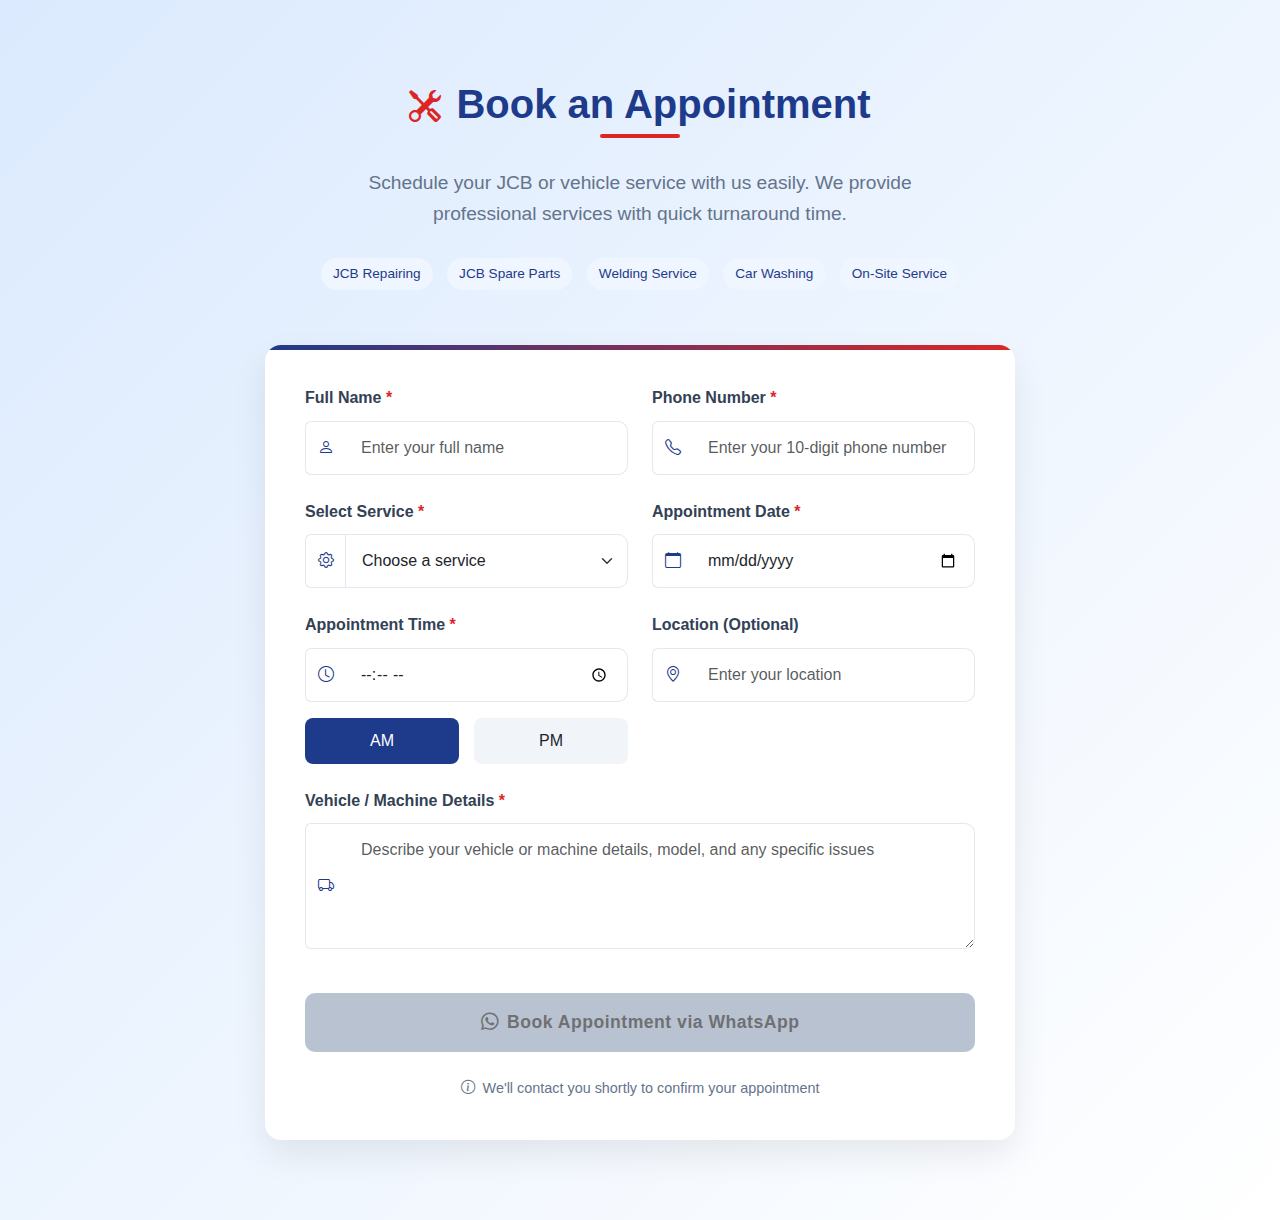
<file: book.html>
<!DOCTYPE html>
<html lang="en">
<head>
    <meta charset="UTF-8">
    <meta name="viewport" content="width=device-width, initial-scale=1.0">
    <title>Book an Appointment | Ma Chhinmastke Enterprises</title>
    <!-- Bootstrap CSS -->
    <link href="https://cdn.jsdelivr.net/npm/bootstrap@5.3.0-alpha1/dist/css/bootstrap.min.css" rel="stylesheet">
    <!-- Bootstrap Icons -->
    <link rel="stylesheet" href="https://cdn.jsdelivr.net/npm/bootstrap-icons@1.8.1/font/bootstrap-icons.css">
    <style>
        :root {
            --dark-blue: #1e3a8a;
            --red: #dc2626;
            --light-bg: #f8fafc;
            --light-blue: #dbeafe;
        }
        
        body {
            background-color: var(--light-bg);
            font-family: 'Segoe UI', Tahoma, Geneva, Verdana, sans-serif;
            line-height: 1.6;
        }
        
        .appointment-section {
            padding: 80px 0;
            background: linear-gradient(135deg, var(--light-blue) 0%, #ffffff 100%);
            min-height: 100vh;
            display: flex;
            align-items: center;
        }
        
        .section-header {
            text-align: center;
            margin-bottom: 50px;
        }
        
        .section-title {
            color: var(--dark-blue);
            font-weight: 800;
            margin-bottom: 15px;
            font-size: 2.5rem;
            position: relative;
            display: inline-block;
        }
        
        .section-title:after {
            content: '';
            position: absolute;
            bottom: -10px;
            left: 50%;
            transform: translateX(-50%);
            width: 80px;
            height: 4px;
            background-color: var(--red);
            border-radius: 2px;
        }
        
        .section-subtitle {
            color: #64748b;
            font-size: 1.2rem;
            max-width: 600px;
            margin: 25px auto 0;
        }
        
        .appointment-form {
            background-color: white;
            border-radius: 16px;
            box-shadow: 0 15px 35px rgba(0, 0, 0, 0.08);
            padding: 40px;
            max-width: 750px;
            margin: 0 auto;
            position: relative;
            overflow: hidden;
        }
        
        .appointment-form:before {
            content: '';
            position: absolute;
            top: 0;
            left: 0;
            width: 100%;
            height: 5px;
            background: linear-gradient(90deg, var(--dark-blue) 0%, var(--red) 100%);
        }
        
        .form-control, .form-select {
            padding: 14px 16px;
            border-radius: 10px;
            border: 1.5px solid #e2e8f0;
            transition: all 0.3s ease;
            font-size: 1rem;
        }
        
        .form-control:focus, .form-select:focus {
            border-color: var(--dark-blue);
            box-shadow: 0 0 0 0.25rem rgba(30, 58, 138, 0.15);
        }
        
        .form-label {
            font-weight: 600;
            color: #334155;
            margin-bottom: 10px;
            font-size: 1rem;
        }
        
        .required-field::after {
            content: " *";
            color: var(--red);
        }
        
        .input-group-text {
            background-color: white;
            border: 1.5px solid #e2e8f0;
            border-right: none;
            color: var(--dark-blue);
        }
        
        .input-group .form-control {
            border-left: none;
        }
        
        .input-group .form-control:focus {
            border-left: none;
        }
        
        .btn-submit {
            background: linear-gradient(135deg, var(--dark-blue) 0%, #2d4ba8 100%);
            color: white;
            padding: 16px 30px;
            border-radius: 10px;
            font-weight: 700;
            font-size: 1.1rem;
            transition: all 0.3s ease;
            width: 100%;
            margin-top: 20px;
            border: none;
            letter-spacing: 0.5px;
            position: relative;
            overflow: hidden;
        }
        
        .btn-submit:hover {
            transform: translateY(-3px);
            box-shadow: 0 10px 20px rgba(30, 58, 138, 0.25);
        }
        
        .btn-submit:active {
            transform: translateY(-1px);
        }
        
        .btn-submit:disabled {
            background: #94a3b8;
            cursor: not-allowed;
            transform: none;
            box-shadow: none;
        }
        
        .btn-submit:after {
            content: '';
            position: absolute;
            top: 50%;
            left: 50%;
            width: 5px;
            height: 5px;
            background: rgba(255, 255, 255, 0.5);
            opacity: 0;
            border-radius: 100%;
            transform: scale(1, 1) translate(-50%);
            transform-origin: 50% 50%;
        }
        
        .btn-submit:focus:not(:active)::after {
            animation: ripple 1s ease-out;
        }
        
        @keyframes ripple {
            0% {
                transform: scale(0, 0);
                opacity: 0.5;
            }
            100% {
                transform: scale(20, 20);
                opacity: 0;
            }
        }
        
        .success-animation {
            animation: successPulse 0.6s ease;
        }
        
        @keyframes successPulse {
            0% { transform: scale(1); }
            50% { transform: scale(1.05); }
            100% { transform: scale(1); }
        }
        
        .working-icon {
            color: var(--red);
            font-size: 2rem;
            margin-right: 15px;
            animation: spin 4s linear infinite;
        }
        
        @keyframes spin {
            0% { transform: rotate(0deg); }
            100% { transform: rotate(360deg); }
        }
        
        .time-format {
            display: flex;
            gap: 15px;
            margin-top: 10px;
        }
        
        .time-option {
            flex: 1;
        }
        
        .time-option input {
            display: none;
        }
        
        .time-option label {
            display: block;
            padding: 10px;
            text-align: center;
            background-color: #f1f5f9;
            border-radius: 8px;
            cursor: pointer;
            transition: all 0.2s ease;
            font-weight: 500;
        }
        
        .time-option input:checked + label {
            background-color: var(--dark-blue);
            color: white;
        }
        
        .form-footer {
            text-align: center;
            margin-top: 25px;
            color: #64748b;
            font-size: 0.9rem;
        }
        
        .service-badge {
            display: inline-block;
            background-color: #eff6ff;
            color: var(--dark-blue);
            padding: 5px 12px;
            border-radius: 20px;
            font-size: 0.85rem;
            margin: 5px;
            font-weight: 500;
        }
        
        /* Responsive adjustments */
        @media (max-width: 768px) {
            .appointment-form {
                padding: 30px 25px;
            }
            
            .appointment-section {
                padding: 50px 0;
            }
            
            .section-title {
                font-size: 2rem;
            }
            
            .time-format {
                flex-direction: column;
                gap: 8px;
            }
        }
        
        @media (max-width: 576px) {
            .appointment-form {
                padding: 25px 20px;
            }
            
            .section-title {
                font-size: 1.8rem;
            }
            
            .section-subtitle {
                font-size: 1rem;
            }
        }
    </style>
</head>
<body>
    <section class="appointment-section">
        <div class="container">
            <div class="section-header">
                <h1 class="section-title">
                    <i class="bi bi-tools working-icon"></i>Book an Appointment
                </h1>
                <p class="section-subtitle">Schedule your JCB or vehicle service with us easily. We provide professional services with quick turnaround time.</p>
                
                <div class="mt-4">
                    <span class="service-badge">JCB Repairing</span>
                    <span class="service-badge">JCB Spare Parts</span>
                    <span class="service-badge">Welding Service</span>
                    <span class="service-badge">Car Washing</span>
                    <span class="service-badge">On-Site Service</span>
                </div>
            </div>
            
            <form class="appointment-form" id="appointmentForm">
                <div class="row">
                    <div class="col-md-6 mb-4">
                        <label for="fullName" class="form-label required-field">Full Name</label>
                        <div class="input-group">
                            <span class="input-group-text"><i class="bi bi-person"></i></span>
                            <input type="text" class="form-control" id="fullName" placeholder="Enter your full name" required>
                        </div>
                    </div>
                    
                    <div class="col-md-6 mb-4">
                        <label for="phoneNumber" class="form-label required-field">Phone Number</label>
                        <div class="input-group">
                            <span class="input-group-text"><i class="bi bi-telephone"></i></span>
                            <input type="tel" class="form-control" id="phoneNumber" placeholder="Enter your 10-digit phone number" required>
                        </div>
                    </div>
                </div>
                
                <div class="row">
                    <div class="col-md-6 mb-4">
                        <label for="service" class="form-label required-field">Select Service</label>
                        <div class="input-group">
                            <span class="input-group-text"><i class="bi bi-gear"></i></span>
                            <select class="form-select" id="service" required>
                                <option value="" selected disabled>Choose a service</option>
                                <option value="JCB Repairing">JCB Repairing</option>
                                <option value="JCB Spare Parts">JCB Spare Parts</option>
                                <option value="Welding Service">Welding Service</option>
                                <option value="Car Washing">Car Washing</option>
                                <option value="On-Site Service">On-Site Service</option>
                            </select>
                        </div>
                    </div>
                    
                    <div class="col-md-6 mb-4">
                        <label for="appointmentDate" class="form-label required-field">Appointment Date</label>
                        <div class="input-group">
                            <span class="input-group-text"><i class="bi bi-calendar"></i></span>
                            <input type="date" class="form-control" id="appointmentDate" required>
                        </div>
                    </div>
                </div>
                
                <div class="row">
                    <div class="col-md-6 mb-4">
                        <label for="appointmentTime" class="form-label required-field">Appointment Time</label>
                        <div class="input-group mb-3">
                            <span class="input-group-text"><i class="bi bi-clock"></i></span>
                            <input type="time" class="form-control" id="appointmentTime" required>
                        </div>
                        
                        <div class="time-format">
                            <div class="time-option">
                                <input type="radio" id="am" name="timeFormat" value="AM" checked>
                                <label for="am">AM</label>
                            </div>
                            <div class="time-option">
                                <input type="radio" id="pm" name="timeFormat" value="PM">
                                <label for="pm">PM</label>
                            </div>
                        </div>
                    </div>
                    
                    <div class="col-md-6 mb-4">
                        <label for="location" class="form-label">Location (Optional)</label>
                        <div class="input-group">
                            <span class="input-group-text"><i class="bi bi-geo-alt"></i></span>
                            <input type="text" class="form-control" id="location" placeholder="Enter your location">
                        </div>
                    </div>
                </div>
                
                <div class="mb-4">
                    <label for="vehicleDetails" class="form-label required-field">Vehicle / Machine Details</label>
                    <div class="input-group">
                        <span class="input-group-text"><i class="bi bi-truck"></i></span>
                        <textarea class="form-control" id="vehicleDetails" rows="4" placeholder="Describe your vehicle or machine details, model, and any specific issues" required></textarea>
                    </div>
                </div>
                
                <button type="submit" class="btn btn-submit" id="submitBtn" disabled>
                    <i class="bi bi-whatsapp me-2"></i>Book Appointment via WhatsApp
                </button>
                
                <div class="form-footer">
                    <i class="bi bi-info-circle me-1"></i> We'll contact you shortly to confirm your appointment
                </div>
            </form>
        </div>
    </section>

    <!-- Bootstrap JS Bundle with Popper -->
    <script src="https://cdn.jsdelivr.net/npm/bootstrap@5.3.0-alpha1/dist/js/bootstrap.bundle.min.js"></script>
    
    <script>
        // WhatsApp number
        const whatsappNumber = "+7779991828";
        
        // Form validation and WhatsApp message generation
        document.addEventListener('DOMContentLoaded', function() {
            const form = document.getElementById('appointmentForm');
            const submitBtn = document.getElementById('submitBtn');
            const requiredFields = form.querySelectorAll('[required]');
            
            // Function to check if all required fields are valid
            function checkFormValidity() {
                let allValid = true;
                
                requiredFields.forEach(field => {
                    if (!field.value.trim()) {
                        allValid = false;
                    }
                });
                 
                // Additional validation for specific fields
                const phoneNumber = document.getElementById('phoneNumber').value.trim();
                if (phoneNumber && !/^\d{10}$/.test(phoneNumber)) {
                    allValid = false;
                }
                
                submitBtn.disabled = !allValid;
            }
            
            // Add event listeners to required fields
            requiredFields.forEach(field => {
                field.addEventListener('input', checkFormValidity);
                field.addEventListener('change', checkFormValidity);
            });
            
            // Form submission
            form.addEventListener('submit', function(e) {
                e.preventDefault();
                
                // Get form values
                const fullName = document.getElementById('fullName').value;
                const phoneNumber = document.getElementById('phoneNumber').value;
                const service = document.getElementById('service').value;
                const appointmentDate = document.getElementById('appointmentDate').value;
                let appointmentTime = document.getElementById('appointmentTime').value;
                const timeFormat = document.querySelector('input[name="timeFormat"]:checked').value;
                const vehicleDetails = document.getElementById('vehicleDetails').value;
                const location = document.getElementById('location').value || 'Not provided';
                
                // Convert 24-hour time to 12-hour format with AM/PM
                if (appointmentTime) {
                    let [hours, minutes] = appointmentTime.split(':');
                    hours = parseInt(hours);
                    
                    // If AM is selected and hours is 12, set to 0
                    if (timeFormat === 'AM' && hours === 12) {
                        hours = 0;
                    }
                    // If PM is selected and hours is less than 12, add 12
                    else if (timeFormat === 'PM' && hours < 12) {
                        hours += 12;
                    }
                    
                    // Format hours to always be two digits
                    hours = hours.toString().padStart(2, '0');
                    appointmentTime = `${hours}:${minutes}`;
                }
                
                // Format date for display
                const formattedDate = new Date(appointmentDate).toLocaleDateString('en-IN', {
                    day: '2-digit',
                    month: '2-digit',
                    year: 'numeric'
                });
                
                // Format time for display
                let displayTime = document.getElementById('appointmentTime').value;
                if (displayTime) {
                    let [hours, minutes] = displayTime.split(':');
                    hours = parseInt(hours);
                    const ampm = hours >= 12 ? 'PM' : 'AM';
                    hours = hours % 12 || 12;
                    displayTime = `${hours}:${minutes} ${ampm}`;
                }
                
                // Create WhatsApp message
                const message = `New Appointment Request%0A%0A` +
                    `Name: ${encodeURIComponent(fullName)}%0A` +
                    `Phone: ${encodeURIComponent(phoneNumber)}%0A` +
                    `Service: ${encodeURIComponent(service)}%0A` +
                    `Date: ${encodeURIComponent(formattedDate)}%0A` +
                    `Time: ${encodeURIComponent(displayTime)}%0A` +
                    `Vehicle/Details: ${encodeURIComponent(vehicleDetails)}%0A` +
                    `Location: ${encodeURIComponent(location)}%0A%0A` +
                    `Please confirm my appointment.`;
                
                // Create WhatsApp URL
                const whatsappURL = `https://wa.me/${whatsappNumber}?text=${message}`;
                
                // Add success animation to button
                submitBtn.classList.add('success-animation');
                
                // Open WhatsApp after a short delay to show animation
                setTimeout(() => {
                    window.open(whatsappURL, '_blank');
                    submitBtn.classList.remove('success-animation');
                }, 600);
            });
            
            // Set minimum date to today
            const today = new Date().toISOString().split('T')[0];
            document.getElementById('appointmentDate').setAttribute('min', today);
            
            // Initial form validation check
            checkFormValidity();
        });
    </script>
</body>
</html>
</file>
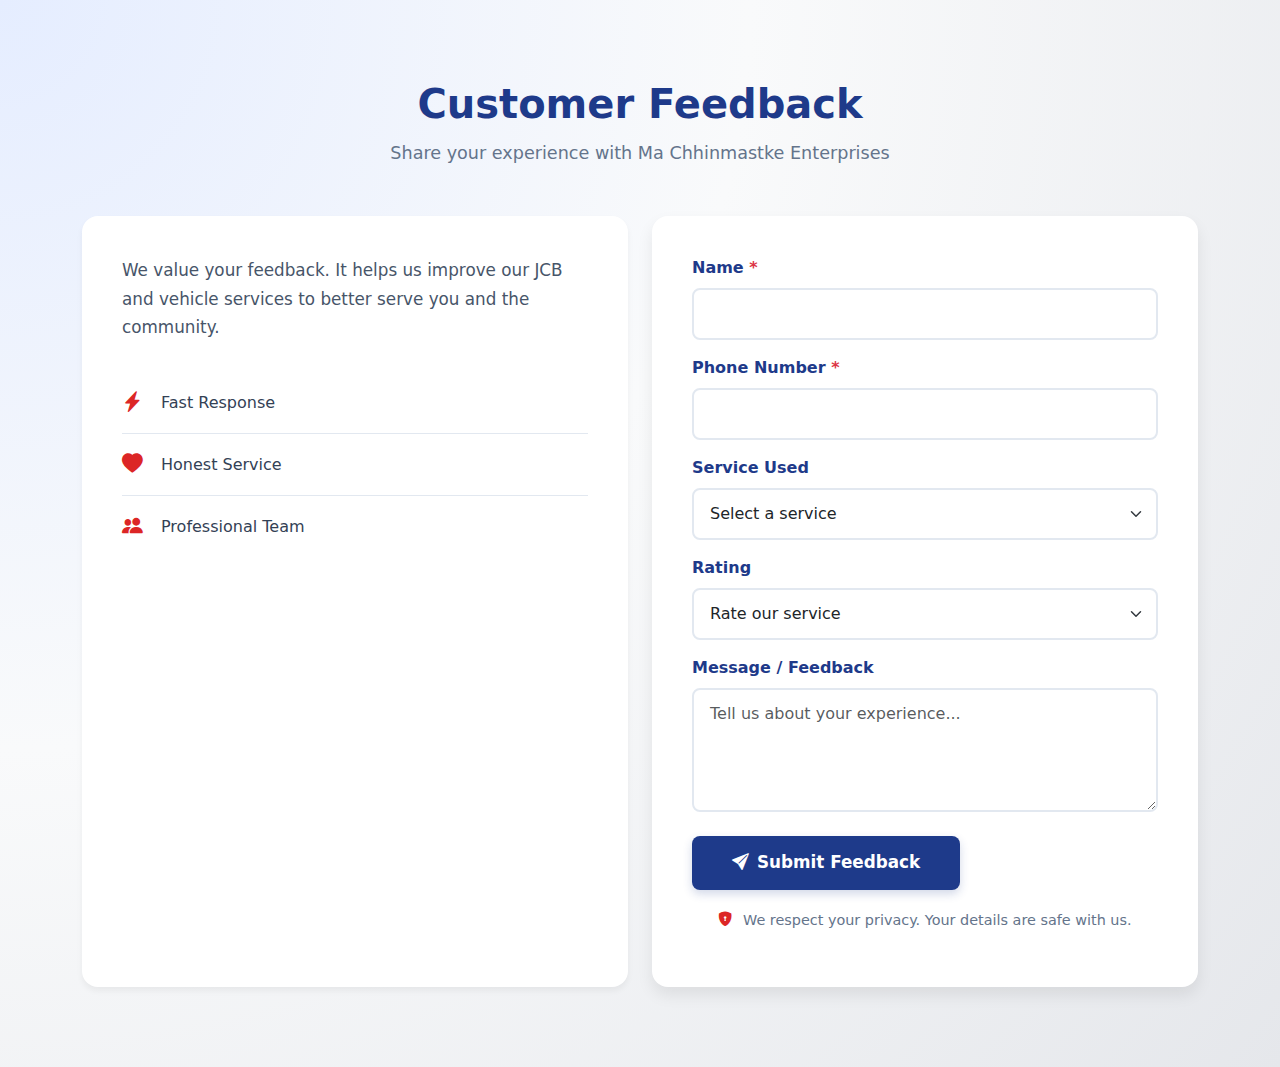
<file: feedback.html>
<!DOCTYPE html>
<html lang="en">
<head>
    <meta charset="UTF-8">
    <meta name="viewport" content="width=device-width, initial-scale=1.0">
    <title>Customer Feedback - Ma Chhinmastke Enterprises</title>
    <link href="https://cdn.jsdelivr.net/npm/bootstrap@5.3.0/dist/css/bootstrap.min.css" rel="stylesheet">
    <link rel="stylesheet" href="https://cdn.jsdelivr.net/npm/bootstrap-icons@1.11.0/font/bootstrap-icons.css">
    
    <style>
        :root {
            --primary-blue: #1e3a8a;
            --accent-red: #dc2626;
            --light-bg: #f8fafc;
            --section-bg: #f1f5f9;
        }

        #feedback {
    background: radial-gradient(circle at top left, #e5edff 0, #f9fafb 45%, #e5e7eb 100%);
            padding: 80px 0;
        }

        .feedback-title {
            color: var(--primary-blue);
            font-weight: 700;
            margin-bottom: 12px;
            font-size: 2.5rem;
        }

        .feedback-subtitle {
            color: #64748b;
            font-size: 1.1rem;
            margin-bottom: 50px;
        }

        .info-card {
            background: white;
            padding: 40px;
            border-radius: 16px;
            box-shadow: 0 4px 6px rgba(0, 0, 0, 0.05);
            height: 100%;
        }

        .info-text {
            color: #475569;
            font-size: 1.05rem;
            line-height: 1.7;
            margin-bottom: 30px;
        }

        .highlight-list {
            list-style: none;
            padding: 0;
            margin: 0;
        }

        .highlight-list li {
            padding: 15px 0;
            color: #334155;
            font-size: 1rem;
            display: flex;
            align-items: center;
            border-bottom: 1px solid #e2e8f0;
        }

        .highlight-list li:last-child {
            border-bottom: none;
        }

        .highlight-list i {
            color: var(--accent-red);
            font-size: 1.3rem;
            margin-right: 15px;
            min-width: 24px;
        }

        .form-card {
            background: white;
            padding: 40px;
            border-radius: 16px;
            box-shadow: 0 8px 16px rgba(0, 0, 0, 0.08);
        }

        .form-label {
            color: var(--primary-blue);
            font-weight: 600;
            margin-bottom: 8px;
        }

        .form-control, .form-select {
            border: 2px solid #e2e8f0;
            border-radius: 8px;
            padding: 12px 16px;
            transition: all 0.3s ease;
        }

        .form-control:focus, .form-select:focus {
            border-color: var(--primary-blue);
            box-shadow: 0 0 0 0.2rem rgba(30, 58, 138, 0.15);
        }

        .btn-submit {
            background: var(--primary-blue);
            color: white;
            border: none;
            padding: 14px 40px;
            border-radius: 8px;
            font-weight: 600;
            font-size: 1.05rem;
            transition: all 0.3s ease;
            box-shadow: 0 4px 10px rgba(30, 58, 138, 0.2);
        }

        .btn-submit:hover {
            background: var(--accent-red);
            transform: translateY(-2px);
            box-shadow: 0 6px 14px rgba(220, 38, 38, 0.3);
        }

        .privacy-note {
            color: #64748b;
            font-size: 0.9rem;
            margin-top: 20px;
            text-align: center;
        }

        .privacy-note i {
            color: var(--accent-red);
            margin-right: 6px;
        }

        .back-home-section {
            text-align: center;
            margin-top: 60px;
            padding-top: 40px;
            border-top: 2px solid #e2e8f0;
        }

        .btn-back {
            color: var(--primary-blue);
            text-decoration: none;
            font-weight: 600;
            font-size: 1.1rem;
            padding: 12px 30px;
            border: 2px solid var(--primary-blue);
            border-radius: 8px;
            display: inline-block;
            transition: all 0.3s ease;
        }

        .btn-back:hover {
            background: var(--accent-red);
            border-color: var(--accent-red);
            color: white;
            transform: translateX(-4px);
        }

        .btn-back i {
            margin-right: 8px;
            transition: transform 0.3s ease;
        }

        .btn-back:hover i {
            transform: translateX(-4px);
        }

        @media (max-width: 991px) {
            .feedback-title {
                font-size: 2rem;
            }
            
            #feedback {
                padding: 60px 0;
            }

            .info-card, .form-card {
                padding: 30px;
                margin-bottom: 30px;
            }
        }

        @media (max-width: 576px) {
            .feedback-title {
                font-size: 1.75rem;
            }

            .info-card, .form-card {
                padding: 25px;
            }

            .btn-submit {
                width: 100%;
            }
             .info-card {
           display: none;
        }

        }
    </style>
</head>
<body>
    <section id="feedback">
        <div class="container">
            <div class="text-center">
                <h2 class="feedback-title">Customer Feedback</h2>
                <p class="feedback-subtitle">Share your experience with Ma Chhinmastke Enterprises</p>
            </div>

            <div class="row g-4">
                <!-- Left Column: Information -->
                <div class="col-12 col-md-6 col-lg-6">
                    <div class="info-card">
                        <p class="info-text">
                            We value your feedback. It helps us improve our JCB and vehicle services to better serve you and the community.
                        </p>
                        
                        <ul class="highlight-list">
                            <li>
                                <i class="bi bi-lightning-charge-fill"></i>
                                <span>Fast Response</span>
                            </li>
                            <li>
                                <i class="bi bi-heart-fill"></i>
                                <span>Honest Service</span>
                            </li>
                            <li>
                                <i class="bi bi-people-fill"></i>
                                <span>Professional Team</span>
                            </li>
                        </ul>
                    </div>
                </div>

                <!-- Right Column: Feedback Form -->
                <div class="col-12 col-md-6 col-lg-6">
                    <div class="form-card">
                        <form id="feedbackForm">
                            <div class="mb-3">
                                <label for="name" class="form-label">Name <span class="text-danger">*</span></label>
                                <input type="text" class="form-control" id="name" required>
                            </div>

                            <div class="mb-3">
                                <label for="phone" class="form-label">Phone Number <span class="text-danger">*</span></label>
                                <input type="tel" class="form-control" id="phone" required>
                            </div>

                            <div class="mb-3">
                                <label for="service" class="form-label">Service Used</label>
                                <select class="form-select" id="service">
                                    <option selected>Select a service</option>
                                    <option value="jcb-repairing">JCB Repairing</option>
                                    <option value="jcb-spare-parts">JCB Spare Parts</option>
                                    <option value="welding">Welding Service</option>
                                    <option value="car-washing">Car Washing</option>
                                    <option value="onsite">On-Site Service</option>
                                    <option value="other">Other</option>
                                </select>
                            </div>

                            <div class="mb-3">
                                <label for="rating" class="form-label">Rating</label>
                                <select class="form-select" id="rating">
                                    <option selected>Rate our service</option>
                                    <option value="5">⭐⭐⭐⭐⭐ Excellent</option>
                                    <option value="4">⭐⭐⭐⭐ Very Good</option>
                                    <option value="3">⭐⭐⭐ Good</option>
                                    <option value="2">⭐⭐ Fair</option>
                                    <option value="1">⭐ Poor</option>
                                </select>
                            </div>

                            <div class="mb-4">
                                <label for="message" class="form-label">Message / Feedback</label>
                                <textarea class="form-control" id="message" rows="4" placeholder="Tell us about your experience..."></textarea>
                            </div>

                            <button type="submit" class="btn-submit">
                                <i class="bi bi-send-fill me-2"></i>Submit Feedback
                            </button>

                            <p class="privacy-note">
                                <i class="bi bi-shield-lock-fill"></i>
                                We respect your privacy. Your details are safe with us.
                            </p>
                        </form>
                    </div>
                </div>
            </div>

         
    </section>

    <script src="https://cdn.jsdelivr.net/npm/bootstrap@5.3.0/dist/js/bootstrap.bundle.min.js"></script>
    <script>
        document.getElementById('feedbackForm').addEventListener('submit', function(e) {
            e.preventDefault();
            alert('Thank you for your feedback! We appreciate your time.');
            this.reset();
        });
    </script>
</body>
</html>
</file>
